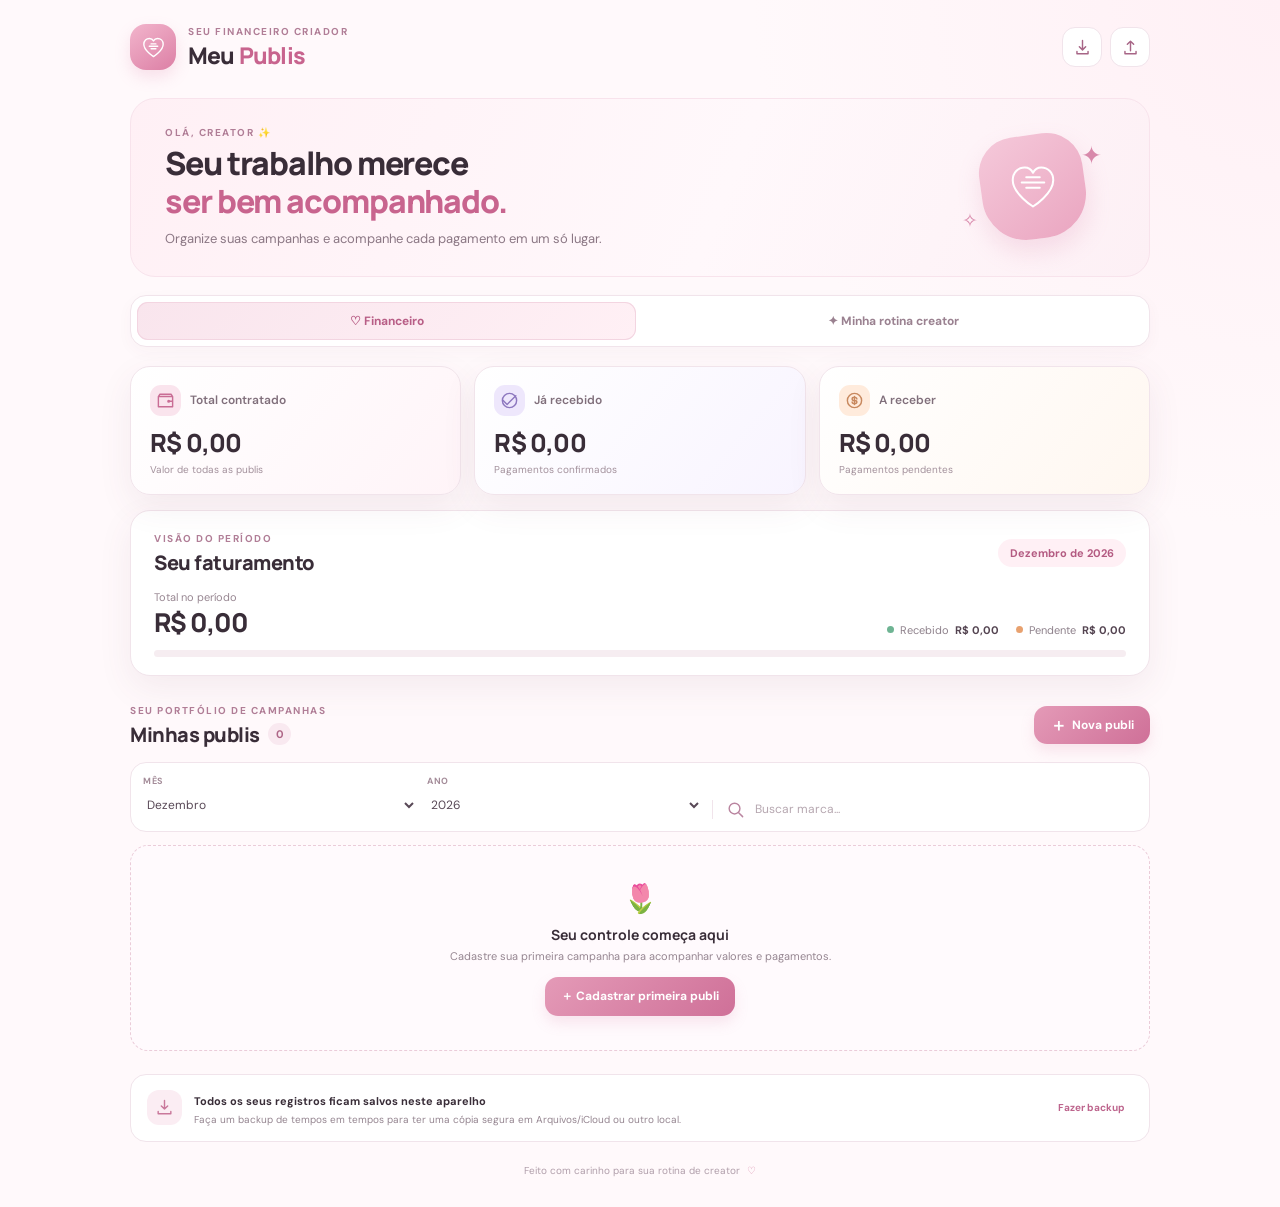
<file: index.html>
<!doctype html>
<html lang="pt-BR">
<head>
  <meta charset="utf-8">
  <meta name="viewport" content="width=device-width, initial-scale=1, viewport-fit=cover">
  <meta name="theme-color" content="#fff7fa">
  <meta name="description" content="Organize seu financeiro, permutas, eventos, reuniões e afiliações como creator.">
  <meta name="apple-mobile-web-app-capable" content="yes">
  <meta name="apple-mobile-web-app-status-bar-style" content="default">
  <meta name="apple-mobile-web-app-title" content="Meu Publis">
  <link rel="manifest" href="manifest.webmanifest">
  <link rel="icon" href="icon.svg" type="image/svg+xml">
  <link rel="apple-touch-icon" href="apple-touch-icon.png">
  <link rel="stylesheet" href="styles.css?v=3">
  <title>Meu Publis — Painel da Creator</title>
</head>
<body>
  <div class="app-shell">
    <header class="topbar">
      <div class="brand-lockup">
        <div class="brand-mark" aria-hidden="true">
          <svg viewBox="0 0 48 48" role="img"><path d="M24 39S8 29 8 18.5C8 12.8 12.2 9 17.2 9c3.1 0 5.5 1.7 6.8 4.1C25.3 10.7 27.7 9 30.8 9 35.8 9 40 12.8 40 18.5 40 29 24 39 24 39Z"/><path d="M17 22h14M20 18h8M20 26h8"/></svg>
        </div>
        <div>
          <p class="eyebrow">SEU FINANCEIRO CRIADOR</p>
          <h1>Meu <span>Publis</span></h1>
        </div>
      </div>
      <div class="top-actions">
        <button class="icon-button" id="exportButton" aria-label="Exportar backup" title="Exportar backup">
          <svg viewBox="0 0 24 24" aria-hidden="true"><path d="M12 3v12m0 0 4-4m-4 4-4-4M5 17v3h14v-3"/></svg>
        </button>
        <button class="icon-button" id="importButton" aria-label="Restaurar backup" title="Restaurar backup">
          <svg viewBox="0 0 24 24" aria-hidden="true"><path d="M12 16V4m0 0 4 4m-4-4L8 8M5 17v3h14v-3"/></svg>
        </button>
        <input id="importFile" type="file" accept=".json,application/json" hidden>
      </div>
    </header>

    <main>
      <section class="welcome-row">
        <div>
          <p class="eyebrow">OLÁ, CREATOR ✨</p>
          <h2>Seu trabalho merece<br><span>ser bem acompanhado.</span></h2>
          <p class="welcome-copy">Organize suas campanhas e acompanhe cada pagamento em um só lugar.</p>
        </div>
        <div class="welcome-art" aria-hidden="true">
          <span class="sparkle sparkle-one">✦</span>
          <span class="sparkle sparkle-two">✧</span>
          <div class="art-circle"><svg viewBox="0 0 80 80"><path d="M40 66S13 49 13 31c0-10 7-17 16-17 5 0 9 3 11 7 2-4 6-7 11-7 9 0 16 7 16 17 0 18-27 35-27 35Z"/><path d="M25 34h30M31 27h18M31 41h18"/></svg></div>
        </div>
      </section>

      <nav class="main-tabs" aria-label="Áreas do Meu Publis">
        <button class="main-tab active" id="financeTab" type="button" aria-current="page">♡ Financeiro</button>
        <button class="main-tab" id="creatorTab" type="button">✦ Minha rotina creator</button>
      </nav>

      <div id="financePage">
      <section class="stats-grid" aria-label="Resumo financeiro geral">
        <article class="stat-card stat-pink">
          <div class="stat-head"><span class="stat-icon"><svg viewBox="0 0 24 24"><path d="M3 7h18v13H3zM3 7l2-3h14l2 3M16 13h5"/><circle cx="16" cy="13" r="1"/></svg></span><span class="stat-label">Total contratado</span></div>
          <strong id="totalContracted">R$ 0,00</strong>
          <small>Valor de todas as publis</small>
        </article>
        <article class="stat-card stat-lilac">
          <div class="stat-head"><span class="stat-icon"><svg viewBox="0 0 24 24"><path d="M20 6 9 17l-5-5"/><circle cx="12" cy="12" r="9"/></svg></span><span class="stat-label">Já recebido</span></div>
          <strong id="totalReceived">R$ 0,00</strong>
          <small>Pagamentos confirmados</small>
        </article>
        <article class="stat-card stat-peach">
          <div class="stat-head"><span class="stat-icon"><svg viewBox="0 0 24 24"><circle cx="12" cy="12" r="9"/><path d="M12 7v10m3-7c0-1.1-1.3-2-3-2s-3 .9-3 2 1 2 3 2 3 .9 3 2-1.3 2-3 2-3-.9-3-2"/></svg></span><span class="stat-label">A receber</span></div>
          <strong id="totalPending">R$ 0,00</strong>
          <small>Pagamentos pendentes</small>
        </article>
      </section>

      <section class="period-panel">
        <div class="section-title-row">
          <div>
            <p class="eyebrow">VISÃO DO PERÍODO</p>
            <h3>Seu faturamento</h3>
          </div>
          <span class="period-chip" id="periodLabel">Este mês</span>
        </div>
        <div class="period-total-row">
          <div>
            <span class="muted-label">Total no período</span>
            <strong id="periodTotal">R$ 0,00</strong>
          </div>
          <div class="period-mini-stats">
            <div><span class="dot dot-green"></span><span>Recebido <b id="periodReceived">R$ 0,00</b></span></div>
            <div><span class="dot dot-orange"></span><span>Pendente <b id="periodPending">R$ 0,00</b></span></div>
          </div>
        </div>
        <div class="progress-track"><div id="periodProgress" class="progress-fill" style="width:0%"></div></div>
      </section>

      <section class="campaign-section">
        <div class="section-title-row list-heading">
          <div>
            <p class="eyebrow">SEU PORTFÓLIO DE CAMPANHAS</p>
            <h3>Minhas publis <span id="campaignCount" class="count-pill">0</span></h3>
          </div>
          <button class="primary-button" id="newCampaignButton"><span class="plus">＋</span> Nova publi</button>
        </div>

        <div class="filters-card">
          <label class="filter-field"><span>Mês</span><select id="monthFilter" aria-label="Filtrar por mês">
            <option value="all">Todos os meses</option>
            <option value="0">Janeiro</option><option value="1">Fevereiro</option><option value="2">Março</option><option value="3">Abril</option><option value="4">Maio</option><option value="5">Junho</option><option value="6">Julho</option><option value="7">Agosto</option><option value="8">Setembro</option><option value="9">Outubro</option><option value="10">Novembro</option><option value="11">Dezembro</option>
          </select></label>
          <label class="filter-field"><span>Ano</span><select id="yearFilter" aria-label="Filtrar por ano"><option value="all">Todos os anos</option></select></label>
          <label class="search-field"><span class="sr-only">Buscar marca ou entrega</span><svg viewBox="0 0 24 24" aria-hidden="true"><circle cx="10.8" cy="10.8" r="6.8"/><path d="m16 16 5 5"/></svg><input id="searchInput" type="search" placeholder="Buscar marca..." autocomplete="off"></label>
        </div>

        <div id="campaignList" class="campaign-list" aria-live="polite"></div>
      </section>

      </div>

      <section id="creatorPage" class="creator-page" hidden>
        <div class="creator-intro">
          <div><p class="eyebrow">ALÉM DAS PUBLI</p><h3>Sua rotina de creator</h3><p>Cuide das parcerias, experiências, compromissos e oportunidades em um só lugar.</p></div>
          <div class="creator-intro-art" aria-hidden="true">✿</div>
        </div>
        <div class="creator-summary-grid">
          <article class="creator-summary-card"><span class="summary-emoji">🎁</span><span><small>Permutas</small><strong id="permutaCount">0</strong></span></article>
          <article class="creator-summary-card"><span class="summary-emoji">📍</span><span><small>Eventos</small><strong id="eventCount">0</strong></span></article>
          <article class="creator-summary-card"><span class="summary-emoji">☕</span><span><small>Reuniões</small><strong id="meetingCount">0</strong></span></article>
          <article class="creator-summary-card"><span class="summary-emoji">🔗</span><span><small>Afiliações</small><strong id="affiliateCount">0</strong></span></article>
        </div>
        <div class="section-title-row creator-list-heading">
          <div><p class="eyebrow">PARCERIAS E COMPROMISSOS</p><h3>Meu espaço creator <span id="creatorCount" class="count-pill">0</span></h3></div>
          <button class="primary-button" id="newCreatorItemButton" type="button"><span class="plus">＋</span> Novo registro</button>
        </div>
        <div class="creator-filter-bar" role="group" aria-label="Filtrar por categoria">
          <button type="button" class="category-chip active" data-type-filter="all">Tudo</button>
          <button type="button" class="category-chip" data-type-filter="permuta">🎁 Permutas</button>
          <button type="button" class="category-chip" data-type-filter="evento">📍 Eventos</button>
          <button type="button" class="category-chip" data-type-filter="reuniao">☕ Reuniões</button>
          <button type="button" class="category-chip" data-type-filter="afiliacao">🔗 Afiliações</button>
        </div>
        <div class="filters-card creator-filters-card">
          <label class="filter-field"><span>Mês</span><select id="creatorMonthFilter" aria-label="Filtrar rotina por mês">
            <option value="all">Todos os meses</option>
            <option value="0">Janeiro</option><option value="1">Fevereiro</option><option value="2">Março</option><option value="3">Abril</option><option value="4">Maio</option><option value="5">Junho</option><option value="6">Julho</option><option value="7">Agosto</option><option value="8">Setembro</option><option value="9">Outubro</option><option value="10">Novembro</option><option value="11">Dezembro</option>
          </select></label>
          <label class="filter-field"><span>Ano</span><select id="creatorYearFilter" aria-label="Filtrar rotina por ano"><option value="all">Todos os anos</option></select></label>
          <label class="search-field"><span class="sr-only">Buscar registro creator</span><svg viewBox="0 0 24 24" aria-hidden="true"><circle cx="10.8" cy="10.8" r="6.8"/><path d="m16 16 5 5"/></svg><input id="creatorSearchInput" type="search" placeholder="Buscar marca ou compromisso..." autocomplete="off"></label>
        </div>
        <div id="creatorItemList" class="creator-item-list" aria-live="polite"></div>
      </section>

      <section class="backup-note">
        <div class="backup-icon"><svg viewBox="0 0 24 24"><path d="M12 3v11m0 0 4-4m-4 4-4-4M4 17v3h16v-3"/></svg></div>
        <div><strong>Todos os seus registros ficam salvos neste aparelho</strong><p>Faça um backup de tempos em tempos para ter uma cópia segura em Arquivos/iCloud ou outro local.</p></div>
        <button id="backupNoteButton" class="text-button">Fazer backup</button>
      </section>
    </main>

    <footer class="app-footer"><span>Feito com carinho para sua rotina de creator</span><span>♡</span></footer>
  </div>

  <div class="modal-backdrop" id="campaignModal" hidden>
    <section class="modal-card" role="dialog" aria-modal="true" aria-labelledby="modalTitle">
      <div class="modal-header"><div><p class="eyebrow">NOVA CAMPANHA</p><h2 id="modalTitle">Cadastrar publi</h2></div><button class="close-button" id="closeModalButton" aria-label="Fechar">×</button></div>
      <form id="campaignForm">
        <input id="campaignId" type="hidden">
        <label class="form-field"><span>Marca ou cliente <b>*</b></span><input id="brandInput" type="text" maxlength="90" placeholder="Ex.: Ruby Rose" required></label>
        <div class="form-row">
          <label class="form-field"><span>Valor da publi (R$) <b>*</b></span><input id="amountInput" type="number" min="0.01" step="0.01" inputmode="decimal" placeholder="0,00" required></label>
          <label class="form-field"><span>Data da campanha <b>*</b></span><input id="dateInput" type="date" required></label>
        </div>
        <label class="form-field"><span>Tipo de entrega <b>*</b></span><select id="deliveryInput" required>
          <option value="">Selecione uma entrega</option><option>Reels</option><option>Stories</option><option>UGC</option><option>Provador</option><option>Reels + Stories</option><option>Combo de conteúdos</option><option>Foto / Carrossel</option><option>Presença em evento</option><option>Outro</option>
        </select></label>
        <label class="form-field"><span>Detalhes da entrega <small>(opcional)</small></span><textarea id="detailsInput" rows="2" maxlength="350" placeholder="Ex.: 1 Reels + 3 Stories, com cupom... "></textarea></label>
        <fieldset class="payment-fieldset"><legend>Status do pagamento</legend>
          <label class="status-option"><input type="radio" name="paymentStatus" value="pending" checked><span class="status-radio"></span><span><b>Pendente</b><small>Ainda falta receber</small></span></label>
          <label class="status-option"><input type="radio" name="paymentStatus" value="received"><span class="status-radio"></span><span><b>Recebido</b><small>Pagamento confirmado</small></span></label>
        </fieldset>
        <div class="modal-actions"><button type="button" class="secondary-button" id="cancelModalButton">Cancelar</button><button type="submit" class="primary-button">Salvar publi</button></div>
      </form>
    </section>
  </div>

  <div class="modal-backdrop" id="creatorItemModal" hidden>
    <section class="modal-card creator-modal-card" role="dialog" aria-modal="true" aria-labelledby="creatorModalTitle">
      <div class="modal-header"><div><p class="eyebrow">SUA ROTINA DE CREATOR</p><h2 id="creatorModalTitle">Novo registro</h2></div><button class="close-button" id="closeCreatorModalButton" aria-label="Fechar">×</button></div>
      <form id="creatorItemForm">
        <input id="creatorItemId" type="hidden">
        <label class="form-field"><span>Categoria <b>*</b></span><select id="creatorTypeInput" required><option value="permuta">🎁 Permuta</option><option value="evento">📍 Evento presencial</option><option value="reuniao">☕ Reunião</option><option value="afiliacao">🔗 Afiliação</option></select></label>
        <label class="form-field"><span id="creatorTitleLabel">Marca parceira <b>*</b></span><input id="creatorTitleInput" type="text" maxlength="100" placeholder="Ex.: Marca parceira" required></label>
        <div class="form-row">
          <label class="form-field"><span id="creatorDateLabel">Data <b>*</b></span><input id="creatorDateInput" type="date" required></label>
          <label class="form-field"><span>Status</span><select id="creatorStatusInput"></select></label>
        </div>
        <div id="permutaFields" class="creator-dynamic-fields">
          <label class="form-field"><span>Produto ou serviço recebido</span><input id="exchangeItemInput" type="text" maxlength="120" placeholder="Ex.: Kit de skincare"></label>
          <div class="form-row">
            <label class="form-field"><span>Valor estimado (R$)</span><input id="exchangeValueInput" type="number" min="0" step="0.01" inputmode="decimal" placeholder="0,00"></label>
            <label class="form-field"><span>Entrega combinada</span><input id="exchangeDeliveryInput" type="text" maxlength="100" placeholder="Ex.: 1 Reels + Stories"></label>
          </div>
        </div>
        <div id="eventFields" class="creator-dynamic-fields" hidden>
          <div class="form-row"><label class="form-field"><span>Horário</span><input id="eventTimeInput" type="time"></label><label class="form-field"><span>Local</span><input id="eventPlaceInput" type="text" maxlength="140" placeholder="Endereço ou espaço"></label></div>
        </div>
        <div id="meetingFields" class="creator-dynamic-fields" hidden>
          <div class="form-row"><label class="form-field"><span>Horário</span><input id="meetingTimeInput" type="time"></label><label class="form-field"><span>Link ou local</span><input id="meetingPlaceInput" type="text" maxlength="180" placeholder="Link da reunião ou endereço"></label></div>
        </div>
        <div id="affiliateFields" class="creator-dynamic-fields" hidden>
          <div class="form-row"><label class="form-field"><span>Cupom</span><input id="affiliateCouponInput" type="text" maxlength="60" placeholder="Ex.: LETICIA10"></label><label class="form-field"><span>Comissão (%)</span><input id="affiliateRateInput" type="number" min="0" max="100" step="0.1" inputmode="decimal" placeholder="Ex.: 10"></label></div>
          <label class="form-field"><span>Link de afiliada</span><input id="affiliateLinkInput" type="url" maxlength="500" placeholder="https://..."></label>
          <label class="form-field"><span>Vigência até <small>(opcional)</small></span><input id="affiliateEndDateInput" type="date"></label>
        </div>
        <label class="form-field"><span>Observações <small>(opcional)</small></span><textarea id="creatorDetailsInput" rows="3" maxlength="500" placeholder="Anote detalhes, contatos, combinados ou próximos passos..."></textarea></label>
        <div class="modal-actions"><button type="button" class="secondary-button" id="cancelCreatorModalButton">Cancelar</button><button type="submit" class="primary-button">Salvar registro</button></div>
      </form>
    </section>
  </div>

  <div class="toast" id="toast" role="status" aria-live="polite"></div>
  <script src="app%5B1%5D.js?v=4" defer></script>
</body>
</html>
</file>
<file: styles.css>
@import url('https://fonts.googleapis.com/css2?family=DM+Sans:wght@400;500;600;700&family=Manrope:wght@400;500;600;700;800&display=swap');
:root{--ink:#392d38;--muted:#8d7d89;--pink:#df7fa5;--pink-dark:#c8648e;--pink-light:#fff0f5;--line:#f1e4eb;--white:#fff;--green:#4b9b78;--orange:#d98b58;--shadow:0 12px 34px rgba(111,69,90,.08)}
*{box-sizing:border-box}html{min-height:100%;background:#fff9fb}body{margin:0;color:var(--ink);font-family:'DM Sans',-apple-system,BlinkMacSystemFont,'Segoe UI',sans-serif;background:radial-gradient(circle at 100% 0%,#fff0f5 0,transparent 33rem),#fff9fb;min-height:100vh}button,input,select,textarea{font:inherit}button{cursor:pointer}.app-shell{width:min(100%,1080px);margin:0 auto;padding:24px 30px 26px}.topbar{display:flex;align-items:center;justify-content:space-between;margin-bottom:28px}.brand-lockup{display:flex;align-items:center;gap:12px}.brand-mark{width:46px;height:46px;border-radius:16px;background:linear-gradient(145deg,#f2b5cc,#dc7fa5);display:grid;place-items:center;box-shadow:0 7px 16px #dc7fa533}.brand-mark svg{width:29px;fill:none;stroke:#fff;stroke-width:2.3;stroke-linecap:round;stroke-linejoin:round}.eyebrow{margin:0 0 5px;color:#b07d96;font-size:10px;font-weight:700;letter-spacing:1.5px}.brand-lockup h1{font:800 23px/1.1 Manrope,sans-serif;margin:0;letter-spacing:-.8px}.brand-lockup h1 span,.welcome-row h2 span{color:var(--pink-dark)}.top-actions{display:flex;gap:8px}.icon-button{width:40px;height:40px;border-radius:13px;border:1px solid var(--line);background:#fff;color:#a76586;display:grid;place-items:center;transition:.2s}.icon-button:hover{background:var(--pink-light);border-color:#edc8d8}.icon-button svg,.stat-icon svg,.backup-icon svg,.search-field svg{width:19px;height:19px;fill:none;stroke:currentColor;stroke-width:1.8;stroke-linecap:round;stroke-linejoin:round}.welcome-row{display:flex;justify-content:space-between;align-items:center;background:linear-gradient(112deg,#fff0f5,#fff8fb 58%,#fdf0f5);border:1px solid #f8e3ec;border-radius:25px;padding:27px 34px;margin-bottom:18px;overflow:hidden;position:relative}.welcome-row h2{font:800 clamp(24px,4vw,32px)/1.2 Manrope,sans-serif;letter-spacing:-1.1px;margin:0 0 8px}.welcome-copy{font-size:13px;color:#8b7784;margin:0;max-width:470px;line-height:1.55}.welcome-art{width:145px;height:110px;position:relative;display:grid;place-items:center;margin-right:10px}.art-circle{height:104px;width:104px;border-radius:36px 36px 44px 44px;transform:rotate(-8deg);display:grid;place-items:center;background:linear-gradient(145deg,#f5c9da,#eaa5c0);box-shadow:0 12px 24px #d87ea533}.art-circle svg{width:60px;fill:none;stroke:#fff;stroke-width:2.7;stroke-linecap:round;stroke-linejoin:round;transform:rotate(8deg)}.sparkle{position:absolute;color:#d98aac;font-size:25px}.sparkle-one{right:3px;top:7px}.sparkle-two{left:2px;bottom:9px;font-size:19px}.stats-grid{display:grid;grid-template-columns:repeat(3,1fr);gap:13px;margin-bottom:15px}.stat-card{border:1px solid var(--line);border-radius:20px;padding:18px 19px;background:#fff;box-shadow:var(--shadow);min-width:0}.stat-pink{background:linear-gradient(130deg,#fff,#fff4f8)}.stat-lilac{background:linear-gradient(130deg,#fff,#f8f4ff)}.stat-peach{background:linear-gradient(130deg,#fff,#fff7f0)}.stat-head{display:flex;align-items:center;gap:9px;margin-bottom:12px}.stat-icon{width:31px;height:31px;border-radius:11px;background:#fae4ed;color:#c96d95;display:grid;place-items:center;flex:0 0 auto}.stat-lilac .stat-icon{background:#eee7fc;color:#8d77bf}.stat-peach .stat-icon{background:#ffebdc;color:#c8885e}.stat-label{font-size:12px;font-weight:600;color:#806f7b}.stat-card strong{font:800 clamp(20px,2.8vw,25px)/1.2 Manrope,sans-serif;display:block;white-space:nowrap;overflow:hidden;text-overflow:ellipsis;letter-spacing:-.8px}.stat-card small{display:block;font-size:10px;color:#a3919c;margin-top:5px}.period-panel{padding:21px 23px 18px;border:1px solid var(--line);border-radius:20px;background:#fff;box-shadow:var(--shadow);margin-bottom:28px}.section-title-row{display:flex;justify-content:space-between;align-items:center;gap:12px}.section-title-row h3{font:800 20px/1.25 Manrope,sans-serif;letter-spacing:-.5px;margin:0}.period-chip{background:#fff0f5;color:#b45b82;border-radius:30px;padding:7px 12px;font-size:11px;font-weight:700}.period-total-row{display:flex;justify-content:space-between;align-items:flex-end;margin:15px 0 13px}.muted-label{display:block;color:#988792;font-size:11px;margin-bottom:4px}.period-total-row>div:first-child strong{font:800 26px/1.1 Manrope,sans-serif;letter-spacing:-1px}.period-mini-stats{display:flex;gap:17px;font-size:11px;color:#8e818b}.period-mini-stats>div{display:flex;align-items:center;gap:6px}.period-mini-stats b{color:#544451;margin-left:3px}.dot{display:inline-block;width:7px;height:7px;border-radius:50%}.dot-green{background:#6eb493}.dot-orange{background:#e8a16f}.progress-track{height:7px;background:#f6edf1;border-radius:20px;overflow:hidden}.progress-fill{height:100%;border-radius:20px;background:linear-gradient(90deg,#e7a0bb,#cb6d98);transition:width .25s}.campaign-section{margin-bottom:23px}.list-heading{margin-bottom:15px}.list-heading h3{display:flex;align-items:center;gap:8px}.count-pill{font:700 11px 'DM Sans',sans-serif;color:#ae6687;background:#f9e9f0;padding:4px 8px;border-radius:20px}.primary-button{border:0;border-radius:13px;background:linear-gradient(135deg,#e49ab7,#cf7098);color:white;padding:11px 16px;font-size:12px;font-weight:700;box-shadow:0 7px 14px #d37b9e2b;transition:transform .15s,filter .15s;display:inline-flex;align-items:center;justify-content:center;gap:5px}.primary-button:hover{filter:brightness(.98);transform:translateY(-1px)}.plus{font-size:17px;line-height:12px}.filters-card{display:grid;grid-template-columns:1fr 1fr 1.55fr;gap:10px;padding:12px;border:1px solid var(--line);background:#fff;border-radius:16px;margin-bottom:13px}.filter-field{display:flex;flex-direction:column;gap:4px;min-width:0}.filter-field span{font-size:9px;font-weight:700;letter-spacing:.5px;text-transform:uppercase;color:#a48c99}.filter-field select,.search-field input{border:0;outline:0;background:#fff;color:#594957;font-size:12px;width:100%;min-width:0}.filter-field select{height:28px}.search-field{align-self:end;display:flex;align-items:center;gap:8px;border-left:1px solid var(--line);padding-left:13px;min-width:0}.search-field svg{color:#ba85a0;flex:0 0 auto}.search-field input::placeholder{color:#b6a7b0}.campaign-list{display:grid;gap:10px}.campaign-card{background:#fff;border:1px solid var(--line);border-radius:17px;padding:15px 17px;display:grid;grid-template-columns:minmax(0,1fr) auto;gap:12px;box-shadow:0 5px 17px rgba(111,69,90,.045)}.campaign-main{min-width:0}.campaign-title-row{display:flex;align-items:center;gap:9px;flex-wrap:wrap;margin-bottom:6px}.campaign-title{font:700 14px/1.3 Manrope,sans-serif;overflow-wrap:anywhere}.status-badge{font-size:9px;font-weight:700;border-radius:30px;padding:5px 8px;white-space:nowrap}.status-pending{background:#fff1e6;color:#bf7947}.status-received{background:#eaf6ef;color:#4d9574}.campaign-meta{display:flex;flex-wrap:wrap;gap:7px 13px;color:#94838e;font-size:10px}.campaign-meta span{display:inline-flex;align-items:center;gap:4px}.campaign-meta svg{width:12px;height:12px;stroke:currentColor;fill:none;stroke-width:1.8}.campaign-details{font-size:11px;color:#8f7f89;margin:8px 0 0;line-height:1.45;overflow-wrap:anywhere}.campaign-side{display:flex;flex-direction:column;align-items:flex-end;justify-content:space-between;gap:12px}.campaign-amount{font:800 16px Manrope,sans-serif;white-space:nowrap;color:#4d3d49}.card-actions{display:flex;gap:5px}.small-action{border:1px solid #f1e2e9;background:#fffafd;border-radius:9px;color:#a66b87;padding:6px 8px;font-size:10px;font-weight:600}.small-action:hover{background:#fff0f5}.empty-state{padding:34px 18px;border:1px dashed #ebccd9;border-radius:18px;text-align:center;background:#fffafd}.empty-emoji{font-size:28px;margin-bottom:8px}.empty-state strong{font:700 14px Manrope,sans-serif;display:block;margin-bottom:5px}.empty-state p{font-size:11px;color:#968691;margin:0 0 14px}.backup-note{display:flex;align-items:center;gap:12px;padding:14px 16px;background:#fff;border:1px solid var(--line);border-radius:16px}.backup-icon{width:35px;height:35px;border-radius:12px;background:#fbedf3;color:#c9789b;display:grid;place-items:center;flex:0 0 auto}.backup-note strong{font-size:11px}.backup-note p{font-size:10px;color:#958590;margin:3px 0 0;line-height:1.4}.text-button{margin-left:auto;border:0;background:none;color:#bd658d;font-weight:700;font-size:10px;white-space:nowrap;padding:8px}.app-footer{display:flex;justify-content:center;gap:7px;color:#b09eaa;font-size:10px;padding:22px 0 4px}.app-footer span:last-child{color:#d78aaa}.modal-backdrop{position:fixed;inset:0;background:rgba(54,37,49,.42);z-index:20;display:flex;align-items:center;justify-content:center;padding:18px;overflow:auto}.modal-backdrop[hidden]{display:none}.modal-card{width:min(100%,520px);max-height:min(92dvh,850px);overflow:auto;background:#fff;border-radius:23px;padding:23px 24px;box-shadow:0 24px 80px #4222383b;animation:pop .18s ease}@keyframes pop{from{opacity:0;transform:translateY(9px)}to{opacity:1;transform:translateY(0)}}.modal-header{display:flex;justify-content:space-between;align-items:flex-start;margin-bottom:19px}.modal-header h2{font:800 22px Manrope,sans-serif;margin:0;letter-spacing:-.7px}.close-button{border:0;background:#fff2f6;color:#a65f80;border-radius:50%;width:32px;height:32px;font-size:23px;line-height:1}.form-field{display:flex;flex-direction:column;gap:7px;margin-bottom:13px;min-width:0}.form-field>span,.payment-fieldset legend{font-size:11px;font-weight:700;color:#665362}.form-field b{color:#d6789e}.form-field small{color:#a3929d;font-weight:400}.form-field input,.form-field select,.form-field textarea{width:100%;border:1px solid #efdee7;border-radius:11px;padding:11px 12px;color:#4e3e4a;background:#fffdfd;outline:none;font-size:12px;min-height:41px}.form-field textarea{resize:vertical;line-height:1.4}.form-field input:focus,.form-field select:focus,.form-field textarea:focus{border-color:#d78cab;box-shadow:0 0 0 3px #fbeaf1}.form-row{display:grid;grid-template-columns:1fr 1fr;gap:12px}.payment-fieldset{border:0;padding:0;margin:4px 0 18px}.payment-fieldset legend{margin-bottom:9px}.status-option{display:inline-flex;align-items:center;gap:8px;border:1px solid #f0e3e9;border-radius:12px;padding:9px 12px;margin:0 6px 0 0;cursor:pointer;min-width:145px}.status-option input{position:absolute;opacity:0;pointer-events:none}.status-radio{width:14px;height:14px;border-radius:50%;border:1.5px solid #d5c1cc;position:relative}.status-option input:checked+.status-radio{border-color:#d57c9f}.status-option input:checked+.status-radio:after{content:'';position:absolute;inset:3px;border-radius:50%;background:#d57c9f}.status-option b{display:block;font-size:10px}.status-option small{display:block;font-size:9px;color:#a18f9a;margin-top:2px}.status-option:has(input:checked){background:#fff5f8;border-color:#e9c2d2}.modal-actions{display:flex;justify-content:flex-end;gap:8px;padding-top:5px}.secondary-button{border:1px solid #efdee7;background:#fff;color:#8a7884;border-radius:12px;padding:10px 16px;font-size:11px;font-weight:700}.modal-actions .primary-button{min-width:130px}.toast{position:fixed;z-index:30;left:50%;bottom:22px;transform:translate(-50%,20px);padding:11px 16px;border-radius:12px;background:#493b47;color:#fff;font-size:11px;box-shadow:0 8px 25px #34242f30;opacity:0;pointer-events:none;transition:.22s;max-width:calc(100% - 32px);text-align:center}.toast.show{opacity:1;transform:translate(-50%,0)}.sr-only{position:absolute;width:1px;height:1px;padding:0;margin:-1px;overflow:hidden;clip:rect(0,0,0,0);white-space:nowrap;border:0}
@media(max-width:650px){.app-shell{padding:17px 15px 20px}.topbar{margin-bottom:18px}.brand-mark{width:42px;height:42px}.brand-lockup h1{font-size:21px}.welcome-row{padding:21px 19px;border-radius:21px;margin-bottom:12px}.welcome-row h2{font-size:24px}.welcome-copy{font-size:11px;max-width:260px}.welcome-art{width:90px;height:85px;margin:0 -8px 0 0}.art-circle{width:77px;height:77px;border-radius:27px}.art-circle svg{width:49px}.sparkle-one{right:-2px;top:0}.sparkle-two{left:-2px;bottom:2px}.stats-grid{gap:7px;margin-bottom:11px}.stat-card{padding:12px 10px;border-radius:15px}.stat-head{gap:5px;margin-bottom:10px;align-items:center}.stat-icon{width:25px;height:25px;border-radius:9px}.stat-icon svg{width:15px;height:15px}.stat-label{font-size:9px;line-height:1.2}.stat-card strong{font-size:clamp(13px,4.3vw,18px);letter-spacing:-.6px}.stat-card small{font-size:8px;line-height:1.3}.period-panel{padding:17px 16px 15px;margin-bottom:23px;border-radius:17px}.section-title-row h3{font-size:18px}.period-total-row{margin:14px 0 12px;align-items:flex-start;gap:8px;flex-direction:column}.period-total-row>div:first-child strong{font-size:24px}.period-mini-stats{gap:15px;font-size:10px}.list-heading{align-items:flex-end}.list-heading .eyebrow{font-size:9px;letter-spacing:1px}.list-heading h3{font-size:18px}.primary-button{padding:10px 11px;font-size:10px;border-radius:11px}.filters-card{grid-template-columns:1fr 1fr;gap:9px;padding:10px}.search-field{grid-column:1/-1;border-left:0;border-top:1px solid var(--line);padding:9px 1px 0}.campaign-card{padding:13px;border-radius:15px;gap:7px}.campaign-title{font-size:13px}.campaign-amount{font-size:14px}.campaign-meta{font-size:9px;gap:6px 10px}.campaign-details{font-size:10px}.small-action{font-size:9px;padding:6px}.backup-note{align-items:flex-start;padding:13px;gap:9px}.backup-note strong{font-size:10px}.backup-note p{font-size:9px}.text-button{padding:4px 0;font-size:9px}.app-footer{font-size:9px}.modal-backdrop{align-items:flex-end;padding:0}.modal-card{width:100%;max-height:94dvh;border-radius:23px 23px 0 0;padding:21px 18px calc(18px + env(safe-area-inset-bottom));}.modal-header h2{font-size:20px}.form-row{gap:8px}.form-field input,.form-field select,.form-field textarea{font-size:16px}.status-option{min-width:calc(50% - 5px);margin-right:4px;padding:9px 8px}.modal-actions{position:sticky;bottom:0;background:#fff;padding:10px 0 max(5px,env(safe-area-inset-bottom))}.modal-actions .primary-button,.secondary-button{font-size:11px}.toast{bottom:calc(14px + env(safe-area-inset-bottom))}}
@media(max-width:370px){.welcome-art{display:none}.stats-grid{grid-template-columns:1fr}.stat-card{padding:13px}.stat-head{margin-bottom:6px}.stat-card strong{font-size:20px}.stat-card small{font-size:9px}.period-mini-stats{flex-direction:column;gap:7px}.campaign-card{grid-template-columns:minmax(0,1fr)}.campaign-side{flex-direction:row;align-items:center}.campaign-side .card-actions{margin-left:auto}}
@media(prefers-reduced-motion:reduce){*,*:before,*:after{animation-duration:.01ms!important;transition-duration:.01ms!important;scroll-behavior:auto!important}}

/* Área adicional: rotina da creator */
[hidden]{display:none!important}
.main-tabs{display:flex;gap:8px;padding:6px;background:#fff;border:1px solid var(--line);border-radius:16px;margin:0 0 19px;box-shadow:0 5px 16px rgba(111,69,90,.035)}
.main-tab{flex:1;border:0;border-radius:11px;background:transparent;color:#9a8190;padding:11px 14px;font-size:12px;font-weight:700;transition:.18s}
.main-tab.active{background:linear-gradient(135deg,#f9e5ed,#fff0f5);color:#b85e86;box-shadow:inset 0 0 0 1px #f3d5e1}
.creator-page{margin-bottom:22px}
.creator-intro{display:flex;justify-content:space-between;align-items:center;gap:18px;padding:23px 27px;margin-bottom:14px;border:1px solid #f4dfE8;border-radius:21px;background:linear-gradient(112deg,#fff,#fff3f7 65%,#f9efff);overflow:hidden}
.creator-intro h3{font:800 23px/1.2 Manrope,sans-serif;letter-spacing:-.7px;margin:0 0 6px}
.creator-intro p:last-child{color:#907d89;font-size:12px;margin:0;line-height:1.5;max-width:560px}
.creator-intro-art{width:67px;height:67px;display:grid;place-items:center;flex:0 0 auto;border-radius:23px;background:linear-gradient(145deg,#f5c7da,#e9a5c2);color:#fff;font-size:38px;transform:rotate(8deg);box-shadow:0 10px 22px #d87ea52b}
.creator-summary-grid{display:grid;grid-template-columns:repeat(4,1fr);gap:10px;margin-bottom:25px}
.creator-summary-card{display:flex;align-items:center;gap:10px;padding:13px 14px;border:1px solid var(--line);border-radius:15px;background:#fff;box-shadow:0 5px 16px rgba(111,69,90,.035);min-width:0}
.summary-emoji{width:35px;height:35px;border-radius:12px;background:#fff0f5;display:grid;place-items:center;font-size:17px;flex:0 0 auto}
.creator-summary-card:nth-child(2) .summary-emoji{background:#fff2e9}.creator-summary-card:nth-child(3) .summary-emoji{background:#f1edff}.creator-summary-card:nth-child(4) .summary-emoji{background:#eaf6f0}
.creator-summary-card small{display:block;color:#998692;font-size:10px;margin-bottom:2px}
.creator-summary-card strong{font:800 19px/1 Manrope,sans-serif;color:#4c3a48}
.creator-list-heading{margin-bottom:12px}
.creator-filter-bar{display:flex;gap:7px;overflow-x:auto;padding:1px 1px 9px;margin-bottom:7px;scrollbar-width:thin}
.category-chip{border:1px solid #f0e1e8;background:#fff;border-radius:30px;padding:8px 12px;color:#987f8d;font-size:10px;font-weight:700;white-space:nowrap;transition:.16s}
.category-chip.active{border-color:#e8bfd0;background:#fff0f5;color:#b45e84;box-shadow:0 3px 10px #dc7fa51a}
.creator-filters-card{margin-bottom:13px}
.creator-item-list{display:grid;gap:10px}
.creator-item-card{display:grid;grid-template-columns:39px minmax(0,1fr) auto;align-items:start;gap:12px;padding:15px 16px;background:#fff;border:1px solid var(--line);border-radius:17px;box-shadow:0 5px 17px rgba(111,69,90,.045)}
.creator-item-icon{width:37px;height:37px;display:grid;place-items:center;border-radius:12px;background:#fff0f5;font-size:18px}
.creator-evento .creator-item-icon{background:#fff1e8}.creator-reuniao .creator-item-icon{background:#f1edff}.creator-afiliacao .creator-item-icon{background:#eaf6f0}
.creator-item-main{min-width:0}
.creator-item-title-row{display:flex;align-items:center;gap:8px;flex-wrap:wrap;margin-bottom:5px}
.creator-type-label{color:#aa7991;font-size:9px;font-weight:800;text-transform:uppercase;letter-spacing:.7px}
.creator-status{display:inline-flex;align-items:center;border-radius:20px;padding:4px 8px;background:#f6eff3;color:#947c8a;font-size:9px;font-weight:700}
.creator-status.status-concluida,.creator-status.status-realizado,.creator-status.status-ativa{background:#eaf6ef;color:#4d9574}
.creator-status.status-cancelada,.creator-status.status-encerrada{background:#f7ecef;color:#a66c82}
.creator-status.status-produto-a-caminho,.creator-status.status-produto-recebido,.creator-status.status-confirmado,.creator-status.status-agendada,.creator-status.status-convite-recebido{background:#fff2e7;color:#b77849}
.creator-item-main h4{font:700 14px/1.3 Manrope,sans-serif;margin:0 0 6px;color:#493947;overflow-wrap:anywhere}
.creator-item-meta{display:flex;flex-wrap:wrap;gap:6px 12px;color:#92818c;font-size:10px}
.creator-subline{font-size:10px;line-height:1.45;color:#8c7885;margin:7px 0 0;overflow-wrap:anywhere}
.creator-link{display:inline-block;margin-top:7px;color:#b85f87;font-size:10px;font-weight:700;text-decoration:none;overflow-wrap:anywhere}
.creator-link:hover{text-decoration:underline}
.creator-item-actions{display:flex;gap:5px;align-self:end}
.creator-backup-note{margin-top:15px}
.creator-dynamic-fields{padding:10px 12px 1px;margin:2px 0 13px;border:1px solid #f4e5ec;border-radius:13px;background:#fffafd}
.creator-dynamic-fields .form-field:last-child{margin-bottom:10px}
.creator-modal-card{width:min(100%,560px)}
@media(max-width:650px){
  .main-tabs{margin-bottom:14px;padding:5px;border-radius:14px}
  .main-tab{padding:10px 7px;font-size:10px}
  .creator-intro{padding:18px 17px;border-radius:18px}
  .creator-intro h3{font-size:20px}
  .creator-intro p:last-child{font-size:10px;max-width:250px}
  .creator-intro-art{width:53px;height:53px;border-radius:18px;font-size:30px}
  .creator-summary-grid{grid-template-columns:repeat(2,1fr);gap:7px;margin-bottom:22px}
  .creator-summary-card{padding:10px;gap:8px;border-radius:13px}
  .summary-emoji{width:31px;height:31px;border-radius:10px;font-size:15px}
  .creator-summary-card small{font-size:9px}
  .creator-summary-card strong{font-size:17px}
  .creator-list-heading{align-items:flex-end}
  .creator-list-heading .eyebrow{font-size:8px;letter-spacing:.8px}
  .creator-list-heading h3{font-size:17px}
  .creator-list-heading .primary-button{font-size:9px;padding:9px 10px}
  .creator-filter-bar{margin-right:-2px;padding-bottom:8px}
  .category-chip{font-size:9px;padding:8px 10px}
  .creator-item-card{grid-template-columns:32px minmax(0,1fr);gap:9px;padding:12px;border-radius:14px}
  .creator-item-icon{width:31px;height:31px;border-radius:10px;font-size:15px}
  .creator-item-main h4{font-size:12px}
  .creator-item-meta,.creator-subline{font-size:9px}
  .creator-item-actions{grid-column:2;justify-self:end;margin-top:2px}
  .creator-modal-card{width:100%}
  .creator-dynamic-fields{padding:8px 9px 1px}
}
@media(max-width:370px){.creator-summary-card{padding:9px 8px}.creator-summary-card strong{font-size:16px}.creator-intro-art{display:none}.creator-list-heading .primary-button{padding:8px}.creator-item-actions .small-action{font-size:8px;padding:5px 7px}}
</file>
